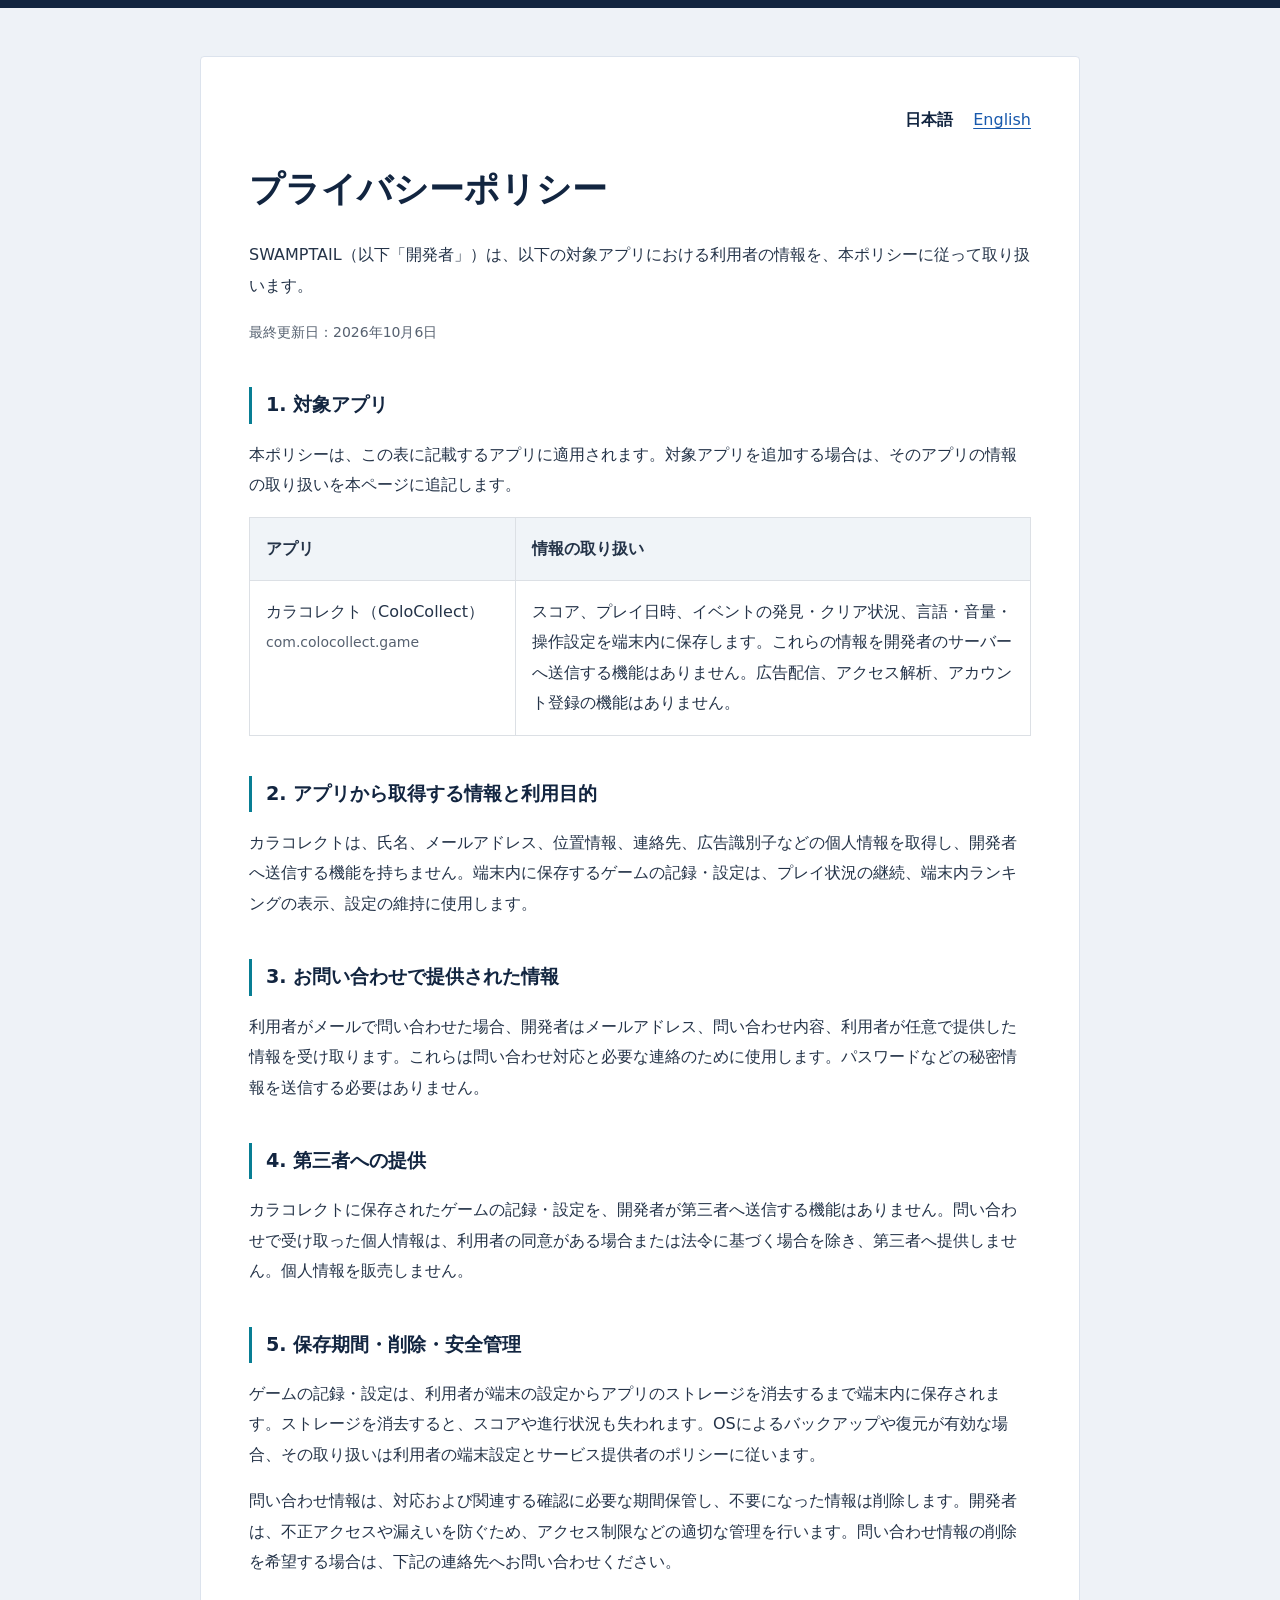
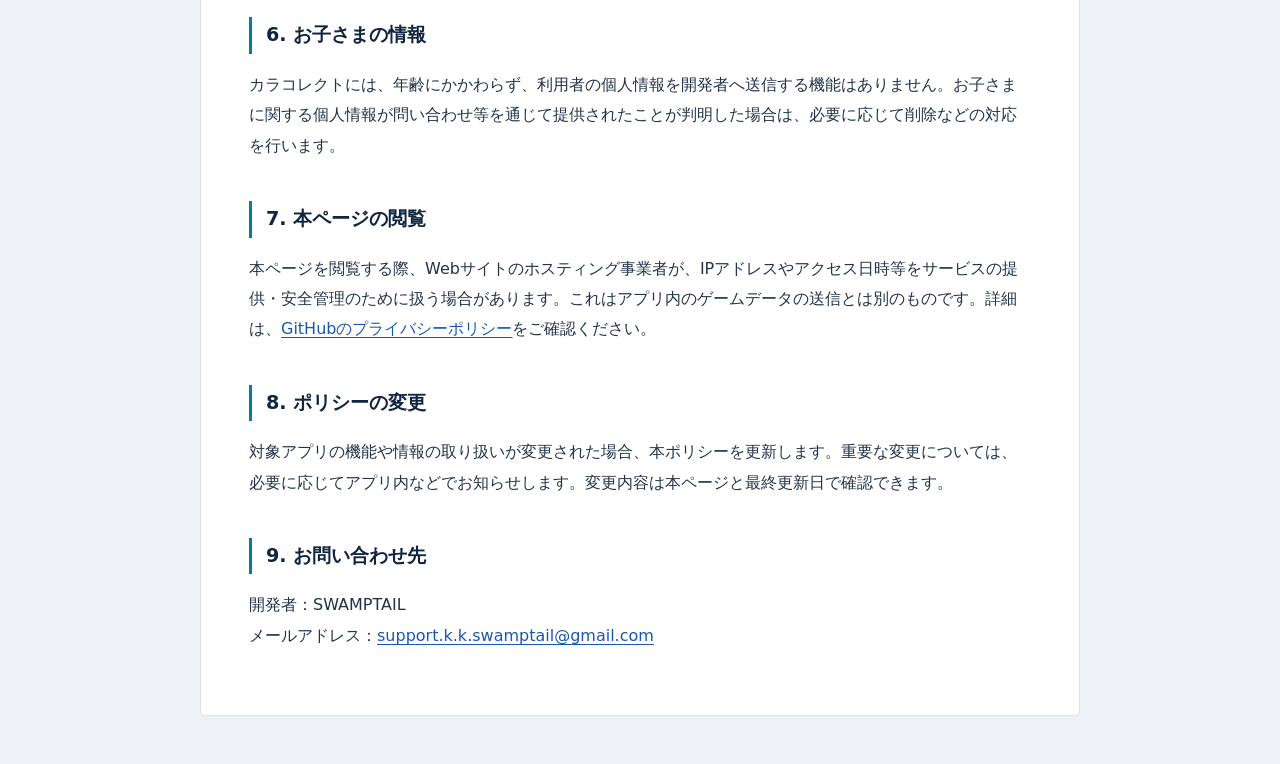
<file: index.html>
<!doctype html>
<html lang="ja">
<head>
  <meta charset="utf-8">
  <meta name="viewport" content="width=device-width, initial-scale=1">
  <title>プライバシーポリシー</title>
  <meta name="description" content="カラコレクト（ColoCollect）などの対象アプリにおける情報の保存・利用・削除とお問い合わせ先について。">
  <link rel="icon" type="image/svg+xml" href="data:image/svg+xml,%3Csvg xmlns='http://www.w3.org/2000/svg' viewBox='0 0 64 64'%3E%3Crect width='64' height='64' rx='12' fill='%23122540'/%3E%3Ctext x='32' y='44' font-family='sans-serif' font-size='40' font-weight='bold' text-anchor='middle' fill='white'%3EP%3C/text%3E%3C/svg%3E">
  <link rel="stylesheet" href="style.css">
</head>
<body>
<main>
  <nav aria-label="言語"><a href="index.html" lang="ja" aria-current="page">日本語</a><a href="en.html" lang="en" hreflang="en">English</a></nav>
  <h1>プライバシーポリシー</h1>
  <p>SWAMPTAIL（以下「開発者」）は、以下の対象アプリにおける利用者の情報を、本ポリシーに従って取り扱います。</p>
  <p><small>最終更新日：2026年10月6日</small></p>

  <h2>1. 対象アプリ</h2>
  <p>本ポリシーは、この表に記載するアプリに適用されます。対象アプリを追加する場合は、そのアプリの情報の取り扱いを本ページに追記します。</p>
  <table>
    <thead><tr><th>アプリ</th><th>情報の取り扱い</th></tr></thead>
    <tbody><tr><td>カラコレクト（ColoCollect）<br><small>com.colocollect.game</small></td><td>スコア、プレイ日時、イベントの発見・クリア状況、言語・音量・操作設定を端末内に保存します。これらの情報を開発者のサーバーへ送信する機能はありません。広告配信、アクセス解析、アカウント登録の機能はありません。</td></tr></tbody>
  </table>

  <h2>2. アプリから取得する情報と利用目的</h2>
  <p>カラコレクトは、氏名、メールアドレス、位置情報、連絡先、広告識別子などの個人情報を取得し、開発者へ送信する機能を持ちません。端末内に保存するゲームの記録・設定は、プレイ状況の継続、端末内ランキングの表示、設定の維持に使用します。</p>

  <h2>3. お問い合わせで提供された情報</h2>
  <p>利用者がメールで問い合わせた場合、開発者はメールアドレス、問い合わせ内容、利用者が任意で提供した情報を受け取ります。これらは問い合わせ対応と必要な連絡のために使用します。パスワードなどの秘密情報を送信する必要はありません。</p>

  <h2>4. 第三者への提供</h2>
  <p>カラコレクトに保存されたゲームの記録・設定を、開発者が第三者へ送信する機能はありません。問い合わせで受け取った個人情報は、利用者の同意がある場合または法令に基づく場合を除き、第三者へ提供しません。個人情報を販売しません。</p>

  <h2>5. 保存期間・削除・安全管理</h2>
  <p>ゲームの記録・設定は、利用者が端末の設定からアプリのストレージを消去するまで端末内に保存されます。ストレージを消去すると、スコアや進行状況も失われます。OSによるバックアップや復元が有効な場合、その取り扱いは利用者の端末設定とサービス提供者のポリシーに従います。</p>
  <p>問い合わせ情報は、対応および関連する確認に必要な期間保管し、不要になった情報は削除します。開発者は、不正アクセスや漏えいを防ぐため、アクセス制限などの適切な管理を行います。問い合わせ情報の削除を希望する場合は、下記の連絡先へお問い合わせください。</p>

  <h2>6. お子さまの情報</h2>
  <p>カラコレクトには、年齢にかかわらず、利用者の個人情報を開発者へ送信する機能はありません。お子さまに関する個人情報が問い合わせ等を通じて提供されたことが判明した場合は、必要に応じて削除などの対応を行います。</p>

  <h2>7. 本ページの閲覧</h2>
  <p>本ページを閲覧する際、Webサイトのホスティング事業者が、IPアドレスやアクセス日時等をサービスの提供・安全管理のために扱う場合があります。これはアプリ内のゲームデータの送信とは別のものです。詳細は、<a href="https://docs.github.com/en/site-policy/privacy-policies/github-general-privacy-statement">GitHubのプライバシーポリシー</a>をご確認ください。</p>

  <h2>8. ポリシーの変更</h2>
  <p>対象アプリの機能や情報の取り扱いが変更された場合、本ポリシーを更新します。重要な変更については、必要に応じてアプリ内などでお知らせします。変更内容は本ページと最終更新日で確認できます。</p>

  <h2>9. お問い合わせ先</h2>
  <p>開発者：SWAMPTAIL<br>
  メールアドレス：<a href="mailto:support.k.k.swamptail@gmail.com">support.k.k.swamptail@gmail.com</a></p>
</main>
</body>
</html>
</file>
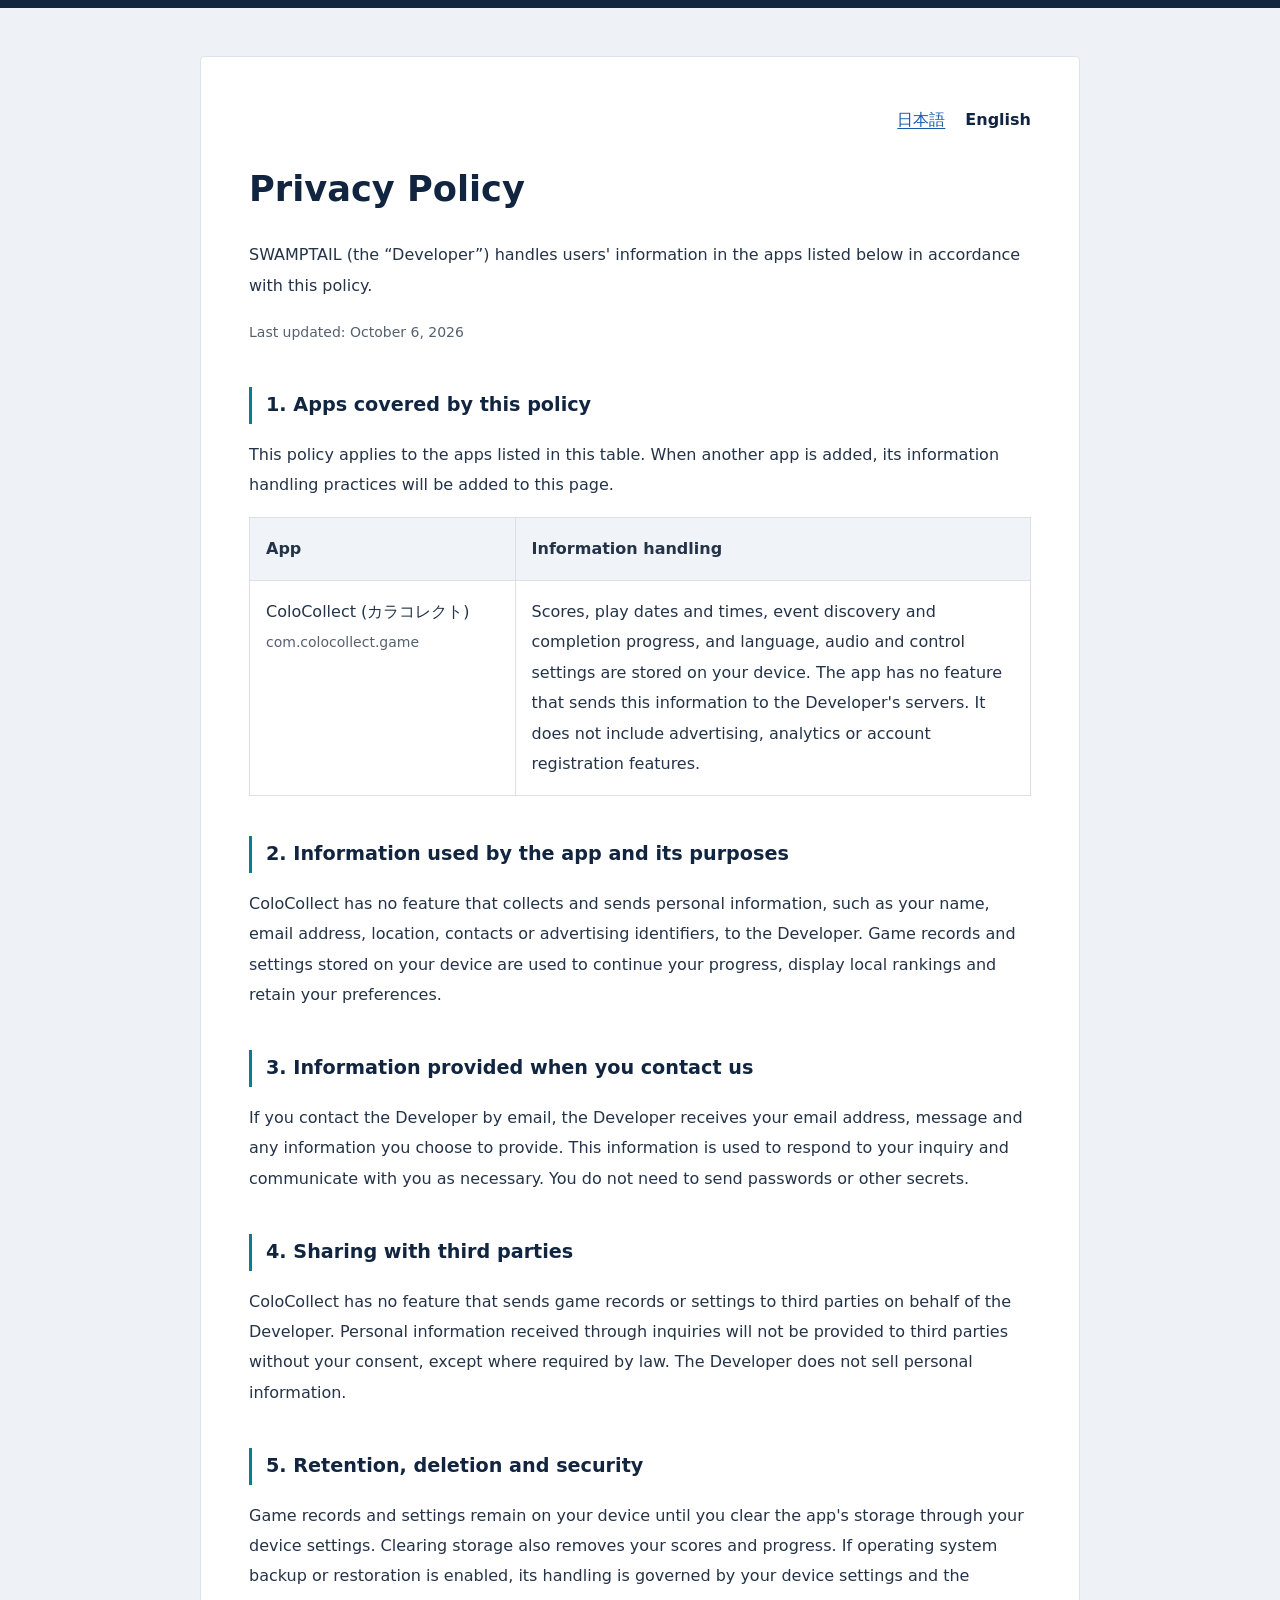
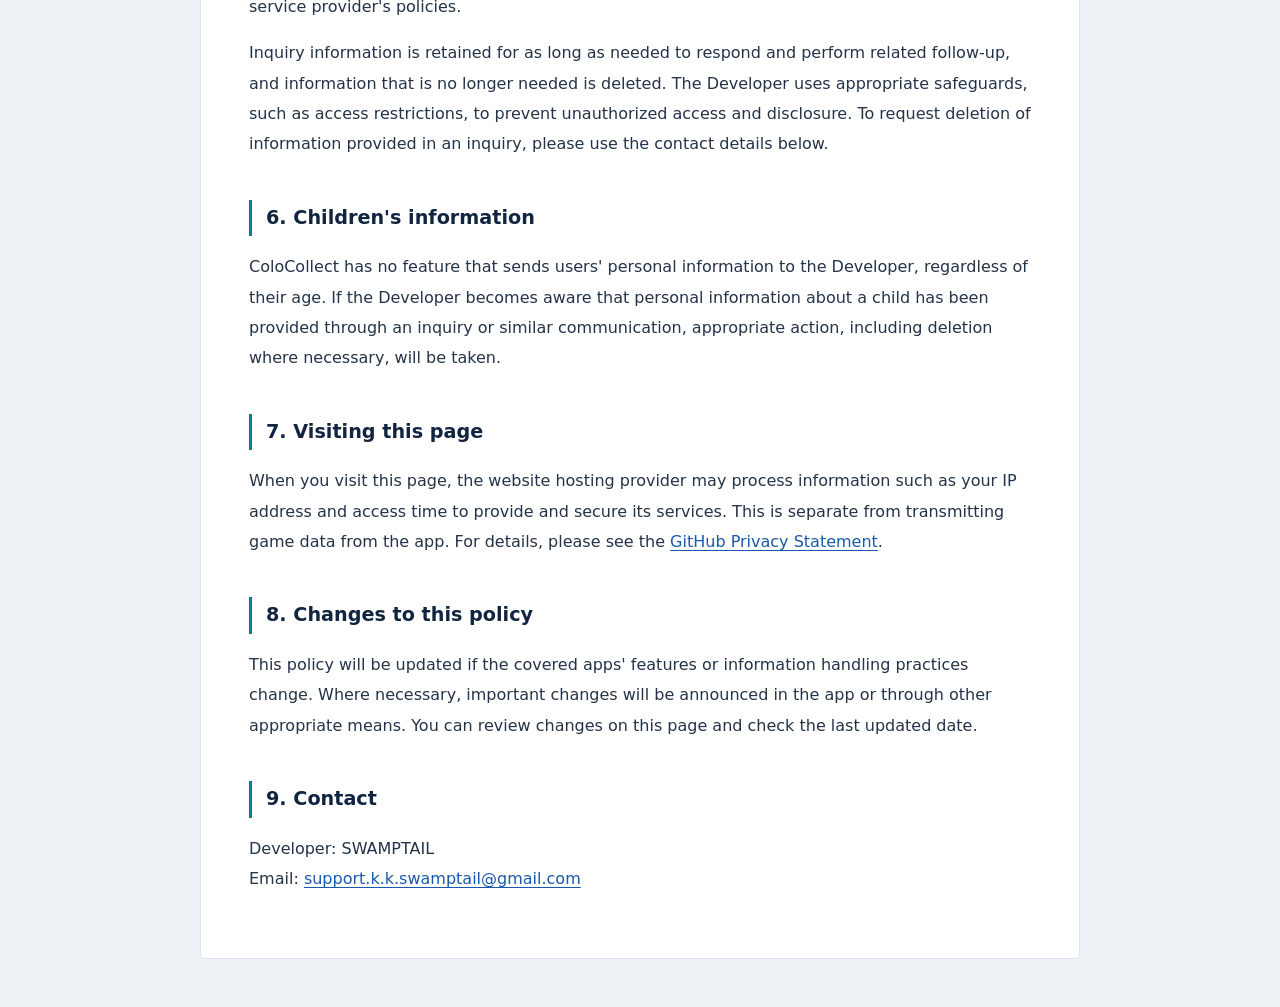
<file: en.html>
<!doctype html>
<html lang="en">
<head>
  <meta charset="utf-8">
  <meta name="viewport" content="width=device-width, initial-scale=1">
  <title>Privacy Policy | SWAMPTAIL</title>
  <meta name="description" content="Information storage, use, deletion and contact details for ColoCollect and other apps covered by SWAMPTAIL's privacy policy.">
  <link rel="stylesheet" href="style.css">
  <link rel="icon" type="image/svg+xml" href="data:image/svg+xml,%3Csvg xmlns='http://www.w3.org/2000/svg' viewBox='0 0 64 64'%3E%3Crect width='64' height='64' rx='12' fill='%23122540'/%3E%3Ctext x='32' y='44' font-family='sans-serif' font-size='40' font-weight='bold' text-anchor='middle' fill='white'%3EP%3C/text%3E%3C/svg%3E">
</head>
<body>
<main>
  <nav aria-label="Language"><a href="index.html" lang="ja" hreflang="ja">日本語</a><a href="en.html" lang="en" aria-current="page">English</a></nav>
  <h1>Privacy Policy</h1>
  <p>SWAMPTAIL (the “Developer”) handles users' information in the apps listed below in accordance with this policy.</p>
  <p><small>Last updated: October 6, 2026</small></p>

  <h2>1. Apps covered by this policy</h2>
  <p>This policy applies to the apps listed in this table. When another app is added, its information handling practices will be added to this page.</p>
  <table>
    <thead><tr><th>App</th><th>Information handling</th></tr></thead>
    <tbody><tr><td>ColoCollect (カラコレクト)<br><small>com.colocollect.game</small></td><td>Scores, play dates and times, event discovery and completion progress, and language, audio and control settings are stored on your device. The app has no feature that sends this information to the Developer's servers. It does not include advertising, analytics or account registration features.</td></tr></tbody>
  </table>

  <h2>2. Information used by the app and its purposes</h2>
  <p>ColoCollect has no feature that collects and sends personal information, such as your name, email address, location, contacts or advertising identifiers, to the Developer. Game records and settings stored on your device are used to continue your progress, display local rankings and retain your preferences.</p>

  <h2>3. Information provided when you contact us</h2>
  <p>If you contact the Developer by email, the Developer receives your email address, message and any information you choose to provide. This information is used to respond to your inquiry and communicate with you as necessary. You do not need to send passwords or other secrets.</p>

  <h2>4. Sharing with third parties</h2>
  <p>ColoCollect has no feature that sends game records or settings to third parties on behalf of the Developer. Personal information received through inquiries will not be provided to third parties without your consent, except where required by law. The Developer does not sell personal information.</p>

  <h2>5. Retention, deletion and security</h2>
  <p>Game records and settings remain on your device until you clear the app's storage through your device settings. Clearing storage also removes your scores and progress. If operating system backup or restoration is enabled, its handling is governed by your device settings and the service provider's policies.</p>
  <p>Inquiry information is retained for as long as needed to respond and perform related follow-up, and information that is no longer needed is deleted. The Developer uses appropriate safeguards, such as access restrictions, to prevent unauthorized access and disclosure. To request deletion of information provided in an inquiry, please use the contact details below.</p>

  <h2>6. Children's information</h2>
  <p>ColoCollect has no feature that sends users' personal information to the Developer, regardless of their age. If the Developer becomes aware that personal information about a child has been provided through an inquiry or similar communication, appropriate action, including deletion where necessary, will be taken.</p>

  <h2>7. Visiting this page</h2>
  <p>When you visit this page, the website hosting provider may process information such as your IP address and access time to provide and secure its services. This is separate from transmitting game data from the app. For details, please see the <a href="https://docs.github.com/en/site-policy/privacy-policies/github-general-privacy-statement">GitHub Privacy Statement</a>.</p>

  <h2>8. Changes to this policy</h2>
  <p>This policy will be updated if the covered apps' features or information handling practices change. Where necessary, important changes will be announced in the app or through other appropriate means. You can review changes on this page and check the last updated date.</p>

  <h2>9. Contact</h2>
  <p>Developer: SWAMPTAIL<br>
  Email: <a href="mailto:support.k.k.swamptail@gmail.com">support.k.k.swamptail@gmail.com</a></p>
</main>
</body>
</html>
</file>
<file: style.css>
* { box-sizing: border-box; }
    body { margin: 0; background: #eef2f7; color: #243348; font-family: system-ui, sans-serif; font-size: 1rem; line-height: 1.9; border-top: 8px solid #122540; overflow-wrap: anywhere; }
    main { max-width: 880px; margin: 48px auto; padding: 48px; background: white; border: 1px solid #dce3ed; border-radius: 4px; }
    h1 { color: #122540; font-size: clamp(1.6rem, 4vw, 2.2rem); line-height: 1.5; margin: 0 0 24px; }
    h2 { color: #122540; font-size: 1.2rem; margin-top: 2.5rem; padding-left: 14px; border-left: 3px solid #087e94; }
    table { width: 100%; table-layout: fixed; border-collapse: collapse; } th, td { padding: 16px; border: 1px solid #dce0e5; text-align: left; vertical-align: top; } th { background: #f0f4f8; } th:first-child { width: 34%; }
    small { color: #566170; font-size: .875rem; } a { color: #1859ad; text-underline-offset: .2em; } a:focus-visible { outline: 3px solid #087e94; outline-offset: 4px; }
    @media (max-width: 600px) { main { margin: 0; padding: 28px 20px; border: 0; border-radius: 0; } th, td { padding: 10px; } }
    @media print { body { background: white; border: 0; } main { margin: 0; padding: 0; border: 0; } }
nav { display: flex; justify-content: flex-end; gap: 20px; margin-bottom: 28px; font-size: 1rem; }
nav [aria-current] { color: #122540; font-weight: 700; text-decoration: none; }
</file>
